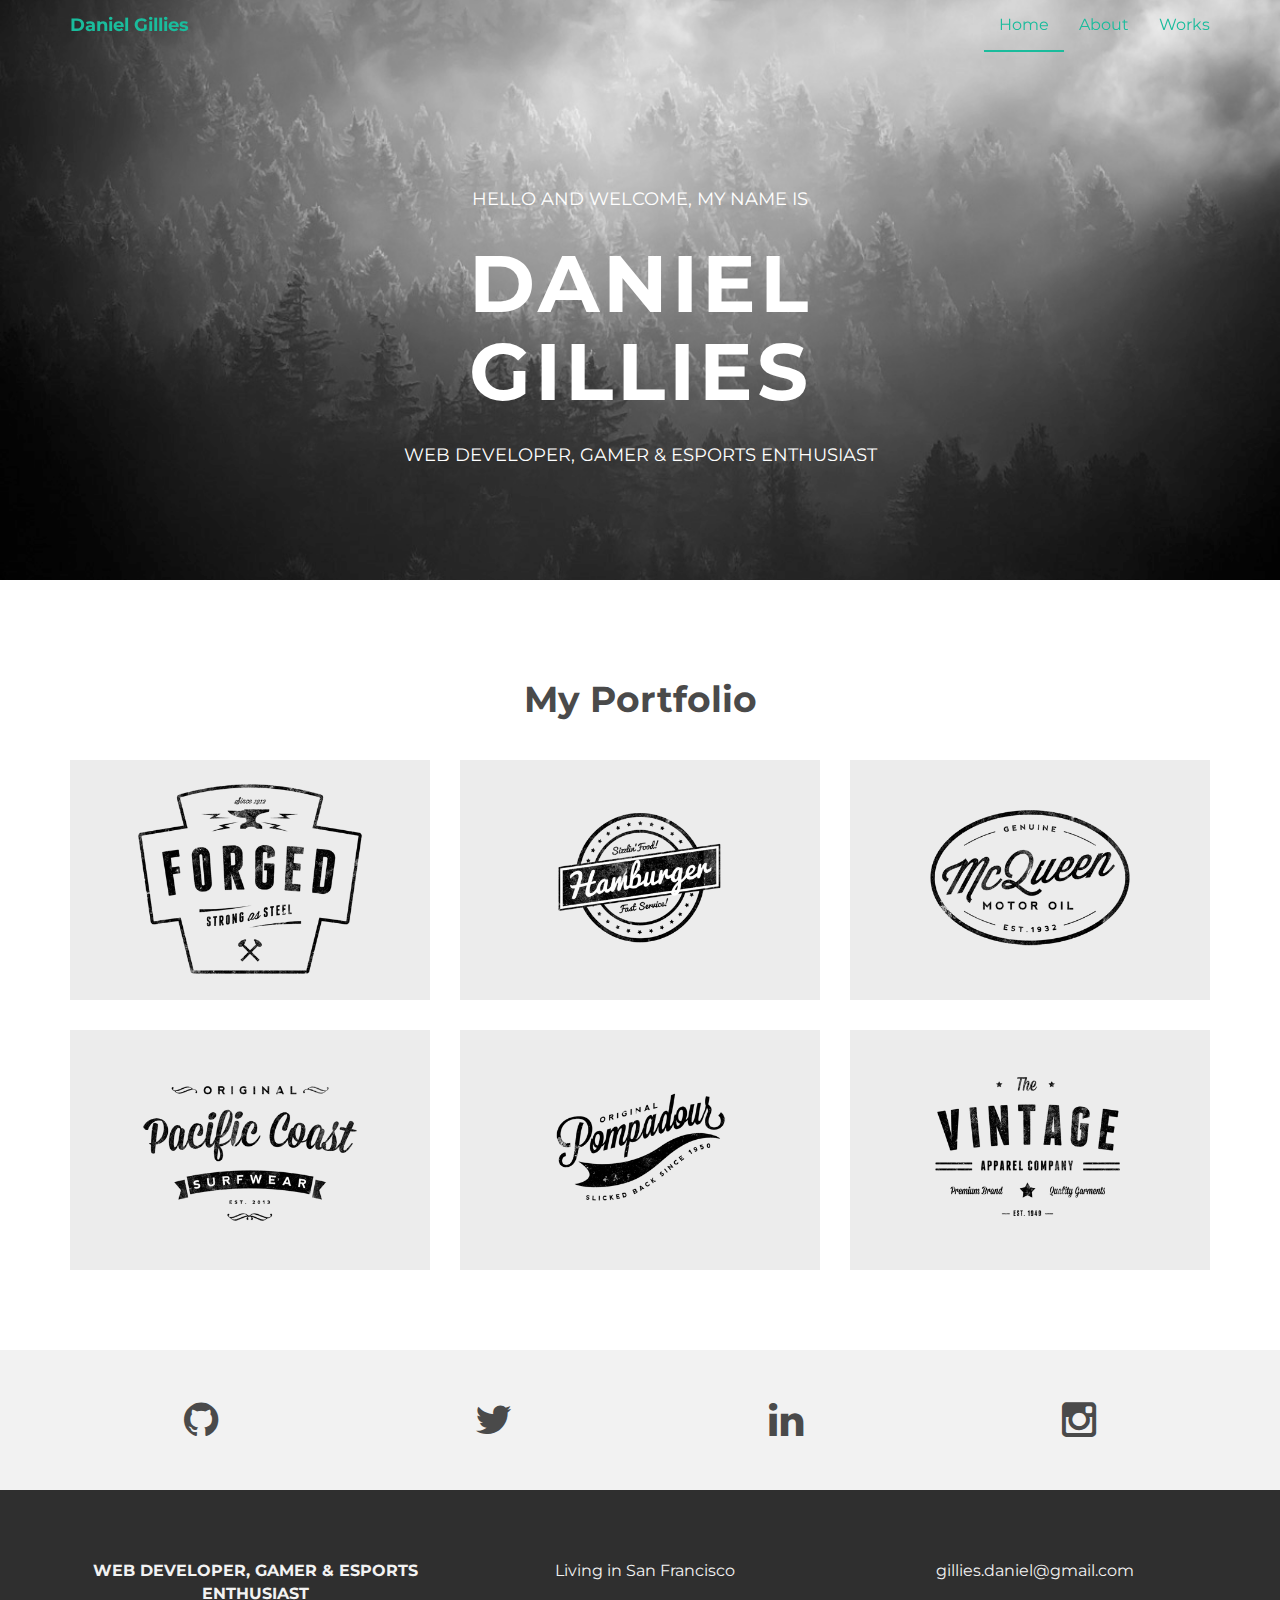
<file: index.html>
<!DOCTYPE html>
<html lang="en">
  <head>
    <meta charset="utf-8">
    <meta http-equiv="X-UA-Compatible" content="IE=edge">
    <meta name="viewport" content="width=device-width, initial-scale=1">
    <meta name="description" content="">
    <meta name="author" content="">
    <link rel="shortcut icon" href="assets/ico/favicon.ico">

    <title>Daniel Gillies Homepage</title>

    <!-- Bootstrap core CSS -->
    <link href="assets/css/bootstrap.css" rel="stylesheet">

    <!-- Custom styles for this template -->
    <link href="assets/css/style.css" rel="stylesheet">
    <link href="assets/css/font-awesome.min.css" rel="stylesheet">

    <!-- Just for debugging purposes. Don't actually copy this line! -->
    <!--[if lt IE 9]><script src="../../assets/js/ie8-responsive-file-warning.js"></script><![endif]-->

    <!-- HTML5 shim and Respond.js IE8 support of HTML5 elements and media queries -->
    <!--[if lt IE 9]>
      <script src="https://oss.maxcdn.com/libs/html5shiv/3.7.0/html5shiv.js"></script>
      <script src="https://oss.maxcdn.com/libs/respond.js/1.4.2/respond.min.js"></script>
    <![endif]-->
  </head>

  <body>

    <!-- Static navbar -->
    <div class="navbar navbar-default navbar-fixed-top" role="navigation">
      <div class="container">
        <div class="navbar-header">
          <button type="button" class="navbar-toggle" data-toggle="collapse" data-target=".navbar-collapse">
            <span class="sr-only">Toggle navigation</span>
            <span class="icon-bar"></span>
            <span class="icon-bar"></span>
            <span class="icon-bar"></span>
          </button>
          <a class="navbar-brand" href="index.html">Daniel Gillies</a>
        </div>
        <div class="navbar-collapse collapse">
          <ul class="nav navbar-nav navbar-right">
            <li class="active"><a href="index.html">Home</a></li>
            <li><a href="about.html">About</a></li>
            <li><a href="#works">Works</a></li>
          </ul>
        </div><!--/.nav-collapse -->
      </div>
    </div>


	<div id="headerwrap">
	    <div class="container">
			<div class="row">
				<div class="col-lg-6 col-lg-offset-3">
					<h4>HELLO AND WELCOME, MY NAME IS</h4>
					<h1>DANIEL GILLIES</h1>
					<h4>WEB DEVELOPER, GAMER & ESPORTS ENTHUSIAST</h4>
				</div>
			</div><! --/row -->
	    </div> <!-- /container -->
	</div><! --/headerwrap -->
	
	<section id="works"></section>
	<div class="container">
		<div class="row centered mt mb">
			<h1>My Portfolio</h1>
			
			<div class="col-lg-4 col-md-4 col-sm-4 gallery">
				<a href="work-datawar.html"><img src="assets/img/portfolio/folio01.png" class="img-responsive"></a>
			</div>
			<div class="col-lg-4 col-md-4 col-sm-4 gallery">
				<a href="work.html"><img src="assets/img/portfolio/folio02.png" class="img-responsive"></a>
			</div>
			<div class="col-lg-4 col-md-4 col-sm-4 gallery">
				<a href="work.html"><img src="assets/img/portfolio/folio03.png" class="img-responsive"></a>
			</div>
			<div class="col-lg-4 col-md-4 col-sm-4 gallery">
				<a href="work.html"><img src="assets/img/portfolio/folio04.png" class="img-responsive"></a>
			</div>
			<div class="col-lg-4 col-md-4 col-sm-4 gallery">
				<a href="work.html"><img src="assets/img/portfolio/folio05.png" class="img-responsive"></a>
			</div>
			<div class="col-lg-4 col-md-4 col-sm-4 gallery">
				<a href="work.html"><img src="assets/img/portfolio/folio06.png" class="img-responsive"></a>
			</div>
		</div><! --/row -->
	</div><! --/container -->
	
	<div id="social">
		<div class="container">
			<div class="row centered">

				<div class="col-lg-3">
					<a href="#"><i class="fa fa-github"></i></a>
				</div>
				<div class="col-lg-3">
					<a href="#"><i class="fa fa-twitter"></i></a>
				</div>
				<div class="col-lg-3">
					<a href="#"><i class="fa fa-linkedin"></i></a>
				</div>
				<div class="col-lg-3">
					<a href="#"><i class="fa fa-instagram"></i></a>
				</div>
			
			</div><! --/row -->
		</div><! --/container -->
	</div><! --/social -->

	<div id="footerwrap">
		<div class="container">
			<div class="row centered">
				<div class="col-lg-4">
					<p><b>WEB DEVELOPER, GAMER & ESPORTS ENTHUSIAST</b></p>
				</div>
			
				<div class="col-lg-4">
					<p>Living in San Francisco</p>
				</div>
				<div class="col-lg-4">
					<p>gillies.daniel@gmail.com</p>
				</div>
			</div>
		</div>
	</div><! --/footerwrap -->
	


    <!-- Bootstrap core JavaScript
    ================================================== -->
    <!-- Placed at the end of the document so the pages load faster -->
    <script src="https://ajax.googleapis.com/ajax/libs/jquery/1.11.0/jquery.min.js"></script>
    <script src="assets/js/bootstrap.min.js"></script>
  </body>
</html>
</file>
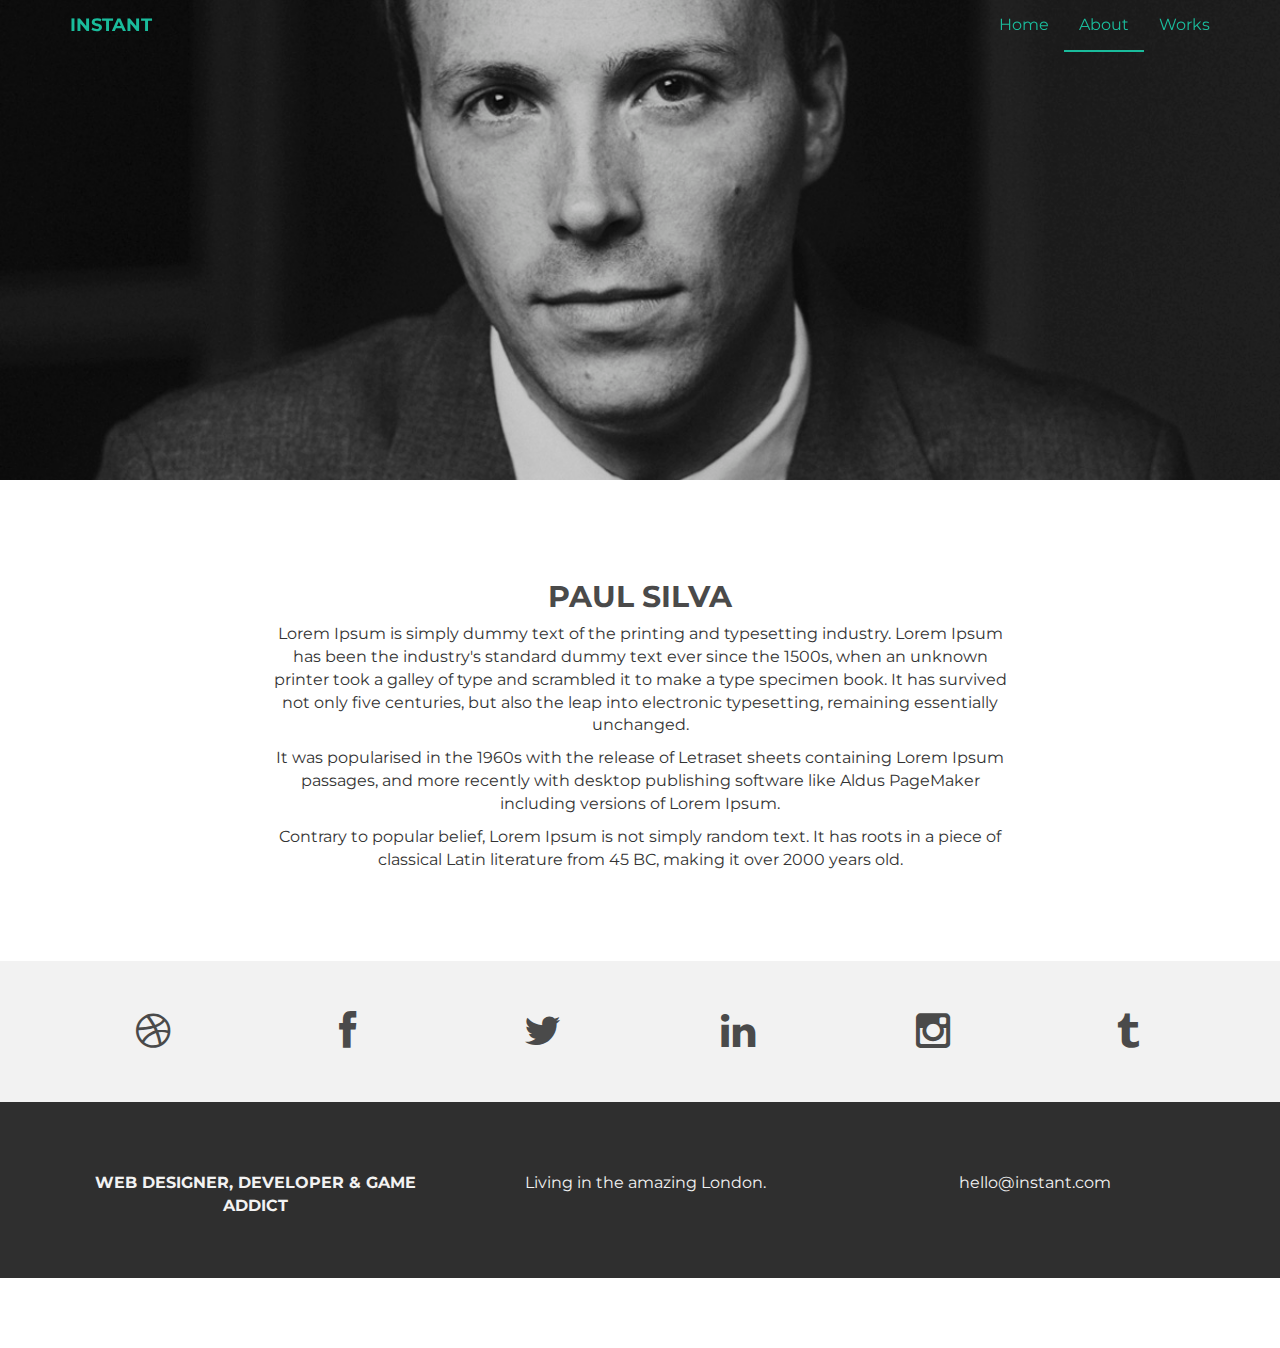
<file: about.html>
<!DOCTYPE html>
<html lang="en">
  <head>
    <meta charset="utf-8">
    <meta http-equiv="X-UA-Compatible" content="IE=edge">
    <meta name="viewport" content="width=device-width, initial-scale=1">
    <meta name="description" content="">
    <meta name="author" content="">
    <link rel="shortcut icon" href="assets/ico/favicon.ico">

    <title>INSTANT - Bootstrap Theme</title>

    <!-- Bootstrap core CSS -->
    <link href="assets/css/bootstrap.css" rel="stylesheet">

    <!-- Custom styles for this template -->
    <link href="assets/css/style.css" rel="stylesheet">
    <link href="assets/css/font-awesome.min.css" rel="stylesheet">

    <!-- Just for debugging purposes. Don't actually copy this line! -->
    <!--[if lt IE 9]><script src="../../assets/js/ie8-responsive-file-warning.js"></script><![endif]-->

    <!-- HTML5 shim and Respond.js IE8 support of HTML5 elements and media queries -->
    <!--[if lt IE 9]>
      <script src="https://oss.maxcdn.com/libs/html5shiv/3.7.0/html5shiv.js"></script>
      <script src="https://oss.maxcdn.com/libs/respond.js/1.4.2/respond.min.js"></script>
    <![endif]-->
  </head>

  <body>

    <!-- Static navbar -->
    <div class="navbar navbar-default navbar-fixed-top" role="navigation">
      <div class="container">
        <div class="navbar-header">
          <button type="button" class="navbar-toggle" data-toggle="collapse" data-target=".navbar-collapse">
            <span class="sr-only">Toggle navigation</span>
            <span class="icon-bar"></span>
            <span class="icon-bar"></span>
            <span class="icon-bar"></span>
          </button>
          <a class="navbar-brand" href="index.html">INSTANT</a>
        </div>
        <div class="navbar-collapse collapse">
          <ul class="nav navbar-nav navbar-right">
            <li><a href="index.html">Home</a></li>
            <li class="active"><a href="about.html">About</a></li>
            <li><a href="index.html#works">Works</a></li>
          </ul>
        </div><!--/.nav-collapse -->
      </div>
    </div>


	<div id="aboutwrap">
	    <div class="container">
			<div class="row">
				<div class="col-lg-6 col-lg-offset-3">
				</div>
			</div><! --/row -->
	    </div> <!-- /container -->
	</div><! --/aboutwrap -->
	
	<div class="container">
		<div class="row centered mt mb">
			<div class="col-lg-8 col-lg-offset-2">
				<h2>PAUL SILVA</h2>
				<p>Lorem Ipsum is simply dummy text of the printing and typesetting industry. Lorem Ipsum has been the industry's standard dummy text ever since the 1500s, when an unknown printer took a galley of type and scrambled it to make a type specimen book. It has survived not only five centuries, but also the leap into electronic typesetting, remaining essentially unchanged.</p>
				<p>It was popularised in the 1960s with the release of Letraset sheets containing Lorem Ipsum passages, and more recently with desktop publishing software like Aldus PageMaker including versions of Lorem Ipsum.</p>
				<p>Contrary to popular belief, Lorem Ipsum is not simply random text. It has roots in a piece of classical Latin literature from 45 BC, making it over 2000 years old.</p>
			</div>

		</div><! --/row -->
	</div><! --/container -->
	
	<div id="social">
		<div class="container">
			<div class="row centered">
				<div class="col-lg-2">
					<a href="#"><i class="fa fa-dribbble"></i></a>
				</div>
				<div class="col-lg-2">
					<a href="#"><i class="fa fa-facebook"></i></a>
				</div>
				<div class="col-lg-2">
					<a href="#"><i class="fa fa-twitter"></i></a>
				</div>
				<div class="col-lg-2">
					<a href="#"><i class="fa fa-linkedin"></i></a>
				</div>
				<div class="col-lg-2">
					<a href="#"><i class="fa fa-instagram"></i></a>
				</div>
				<div class="col-lg-2">
					<a href="#"><i class="fa fa-tumblr"></i></a>
				</div>
			
			</div><! --/row -->
		</div><! --/container -->
	</div><! --/social -->

	<div id="footerwrap">
		<div class="container">
			<div class="row centered">
				<div class="col-lg-4">
					<p><b>WEB DESIGNER, DEVELOPER & GAME ADDICT</b></p>
				</div>
			
				<div class="col-lg-4">
					<p>Living in the amazing London.</p>
				</div>
				<div class="col-lg-4">
					<p>hello@instant.com</p>
				</div>
			
			</div>
		
		</div>
	</div><! --/footerwrap -->
	


    <!-- Bootstrap core JavaScript
    ================================================== -->
    <!-- Placed at the end of the document so the pages load faster -->
    <script src="https://ajax.googleapis.com/ajax/libs/jquery/1.11.0/jquery.min.js"></script>
    <script src="assets/js/bootstrap.min.js"></script>
  </body>
</html>
</file>
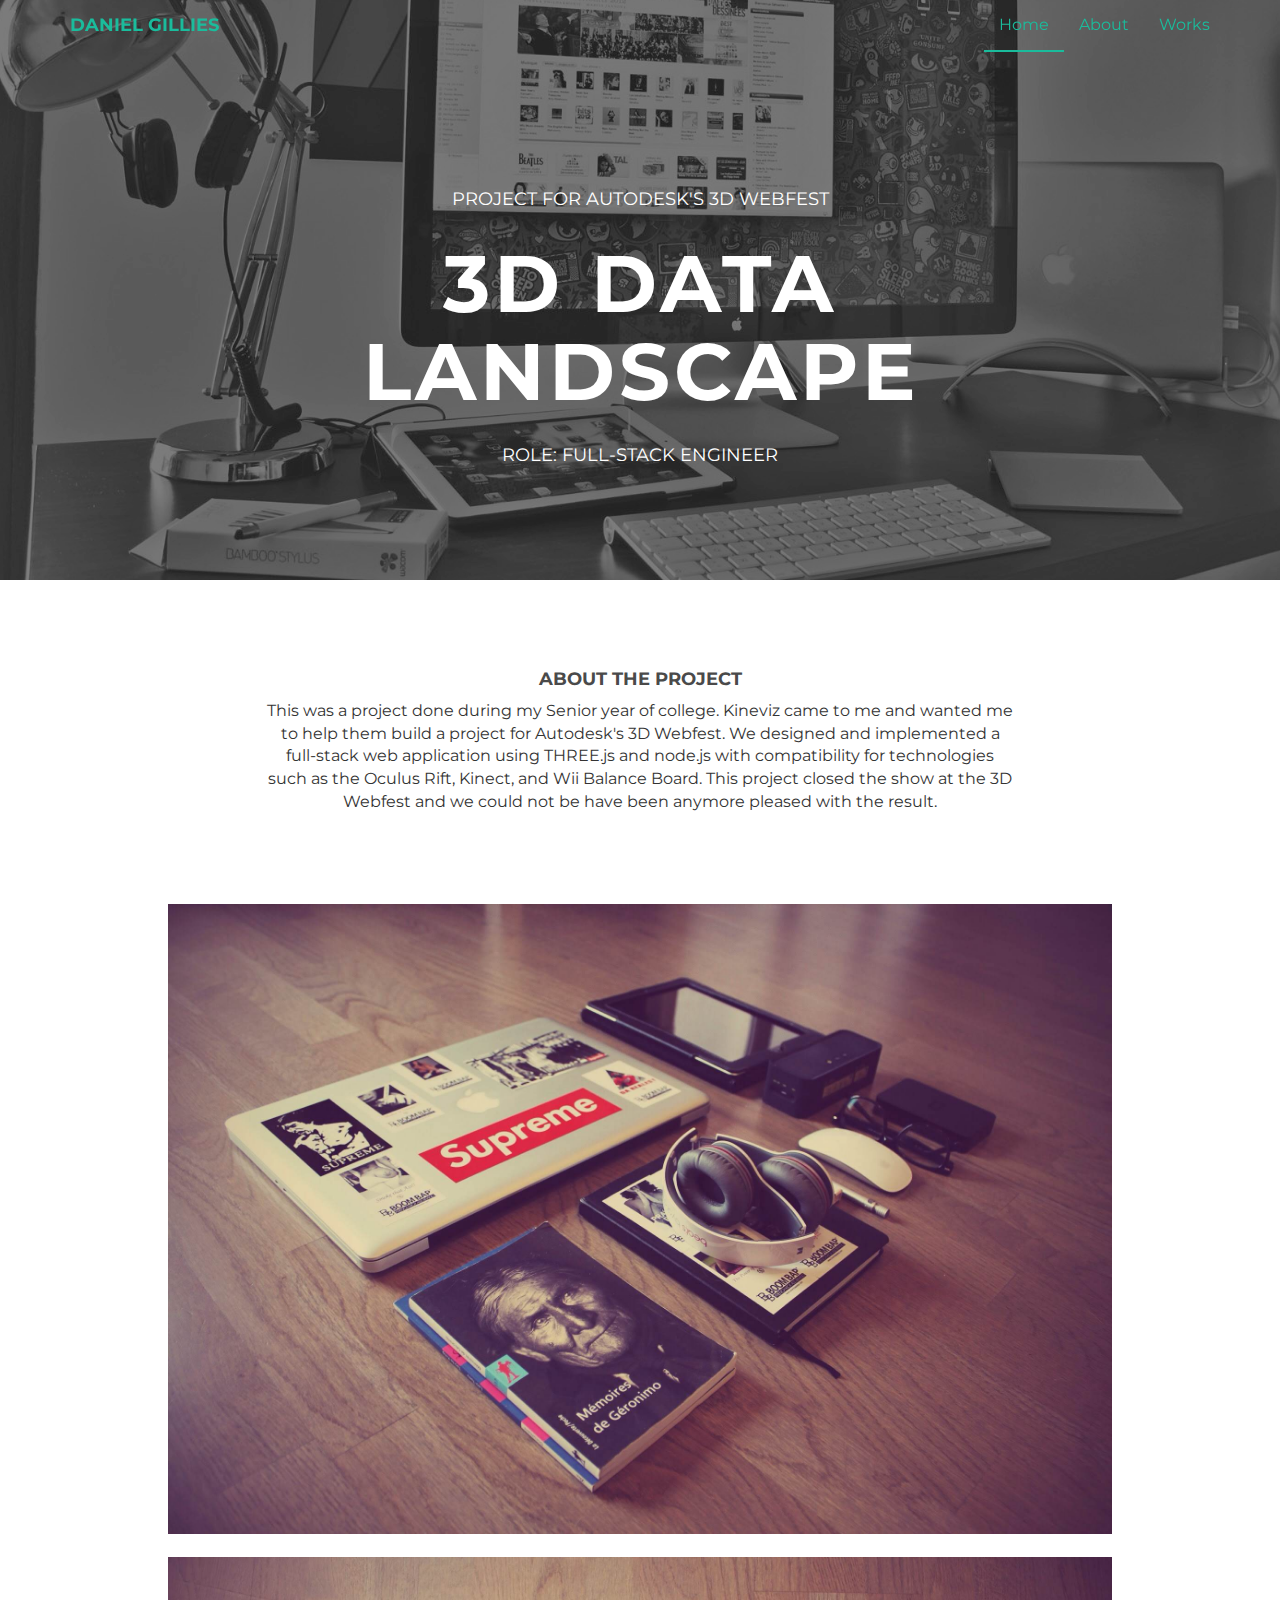
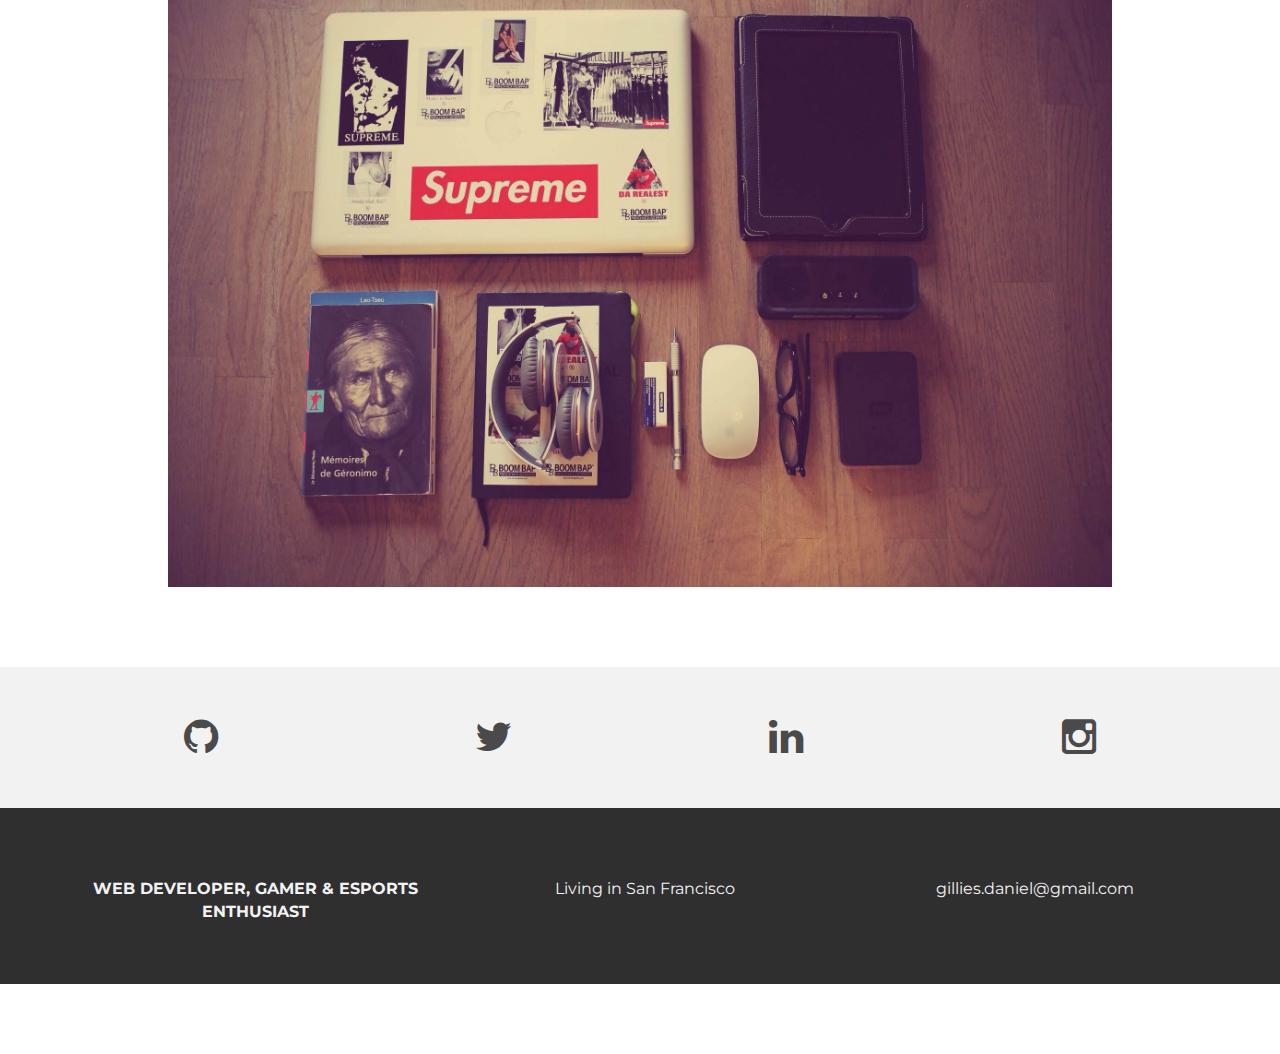
<file: work-datawar.html>
<!DOCTYPE html>
<html lang="en">
  <head>
    <meta charset="utf-8">
    <meta http-equiv="X-UA-Compatible" content="IE=edge">
    <meta name="viewport" content="width=device-width, initial-scale=1">
    <meta name="description" content="">
    <meta name="author" content="">
    <link rel="shortcut icon" href="assets/ico/favicon.ico">

    <title>INSTANT - Bootstrap Theme</title>

    <!-- Bootstrap core CSS -->
    <link href="assets/css/bootstrap.css" rel="stylesheet">

    <!-- Custom styles for this template -->
    <link href="assets/css/style.css" rel="stylesheet">
    <link href="assets/css/font-awesome.min.css" rel="stylesheet">

    <!-- Just for debugging purposes. Don't actually copy this line! -->
    <!--[if lt IE 9]><script src="../../assets/js/ie8-responsive-file-warning.js"></script><![endif]-->

    <!-- HTML5 shim and Respond.js IE8 support of HTML5 elements and media queries -->
    <!--[if lt IE 9]>
      <script src="https://oss.maxcdn.com/libs/html5shiv/3.7.0/html5shiv.js"></script>
      <script src="https://oss.maxcdn.com/libs/respond.js/1.4.2/respond.min.js"></script>
    <![endif]-->
  </head>

  <body>

    <!-- Static navbar -->
    <div class="navbar navbar-default navbar-fixed-top" role="navigation">
      <div class="container">
        <div class="navbar-header">
          <button type="button" class="navbar-toggle" data-toggle="collapse" data-target=".navbar-collapse">
            <span class="sr-only">Toggle navigation</span>
            <span class="icon-bar"></span>
            <span class="icon-bar"></span>
            <span class="icon-bar"></span>
          </button>
          <a class="navbar-brand" href="index.html">DANIEL GILLIES</a>
        </div>
        <div class="navbar-collapse collapse">
          <ul class="nav navbar-nav navbar-right">
            <li class="active"><a href="index.html">Home</a></li>
            <li><a href="about.html">About</a></li>
            <li><a href="#works">Works</a></li>
          </ul>
        </div><!--/.nav-collapse -->
      </div>
    </div>


    <div id="workwrap">
        <div class="container">
            <div class="row">
                <div class="col-lg-6 col-lg-offset-3">
                    <h4>PROJECT FOR AUTODESK'S 3D WEBFEST</h4>
                    <h1>3D DATA LANDSCAPE</h1>
                    <h4>ROLE: FULL-STACK ENGINEER</h4>
                </div>
            </div><! --/row -->
        </div> <!-- /container -->
    </div><! --/workwrap -->
    
    <section id="works"></section>
    <div class="container">
        <div class="row centered mt mb">
            <div class="col-lg-8 col-lg-offset-2">
                <h4>ABOUT THE PROJECT</h4>
                <p>This was a project done during my Senior year of college. Kineviz came to me and wanted me to help them build a project for Autodesk's 3D Webfest. We designed and implemented a full-stack web application using THREE.js and node.js with compatibility for technologies such as  the Oculus Rift, Kinect, and Wii Balance Board. This project closed the show at the 3D Webfest and we could not be have been anymore pleased with the result.</p>
            </div>
            <div class="col-lg-10 col-lg-offset-1 mt">
                <img class="img-responsive" src="assets/img/pr01.jpg">
                <br>
                <img class="img-responsive" src="assets/img/pr02.jpg">
            </div>

        </div><! --/row -->
    </div><! --/container -->
    
    <div id="social">
        <div class="container">
            <div class="row centered">
                <div class="col-lg-3">
                    <a href="#"><i class="fa fa-github"></i></a>
                </div>
                <div class="col-lg-3">
                    <a href="#"><i class="fa fa-twitter"></i></a>
                </div>
                <div class="col-lg-3">
                    <a href="#"><i class="fa fa-linkedin"></i></a>
                </div>
                <div class="col-lg-3">
                    <a href="#"><i class="fa fa-instagram"></i></a>
                </div>
            
            </div><! --/row -->
        </div><! --/container -->
    </div><! --/social -->

    <div id="footerwrap">
        <div class="container">
            <div class="row centered">
                <div class="col-lg-4">
                    <p><b>WEB DEVELOPER, GAMER & ESPORTS ENTHUSIAST</b></p>
                </div>
            
                <div class="col-lg-4">
                    <p>Living in San Francisco</p>
                </div>
                <div class="col-lg-4">
                    <p>gillies.daniel@gmail.com</p>
                </div>
            </div>
        </div>
    </div><! --/footerwrap -->
    


    <!-- Bootstrap core JavaScript
    ================================================== -->
    <!-- Placed at the end of the document so the pages load faster -->
    <script src="https://ajax.googleapis.com/ajax/libs/jquery/1.11.0/jquery.min.js"></script>
    <script src="assets/js/bootstrap.min.js"></script>
  </body>
</html>
</file>
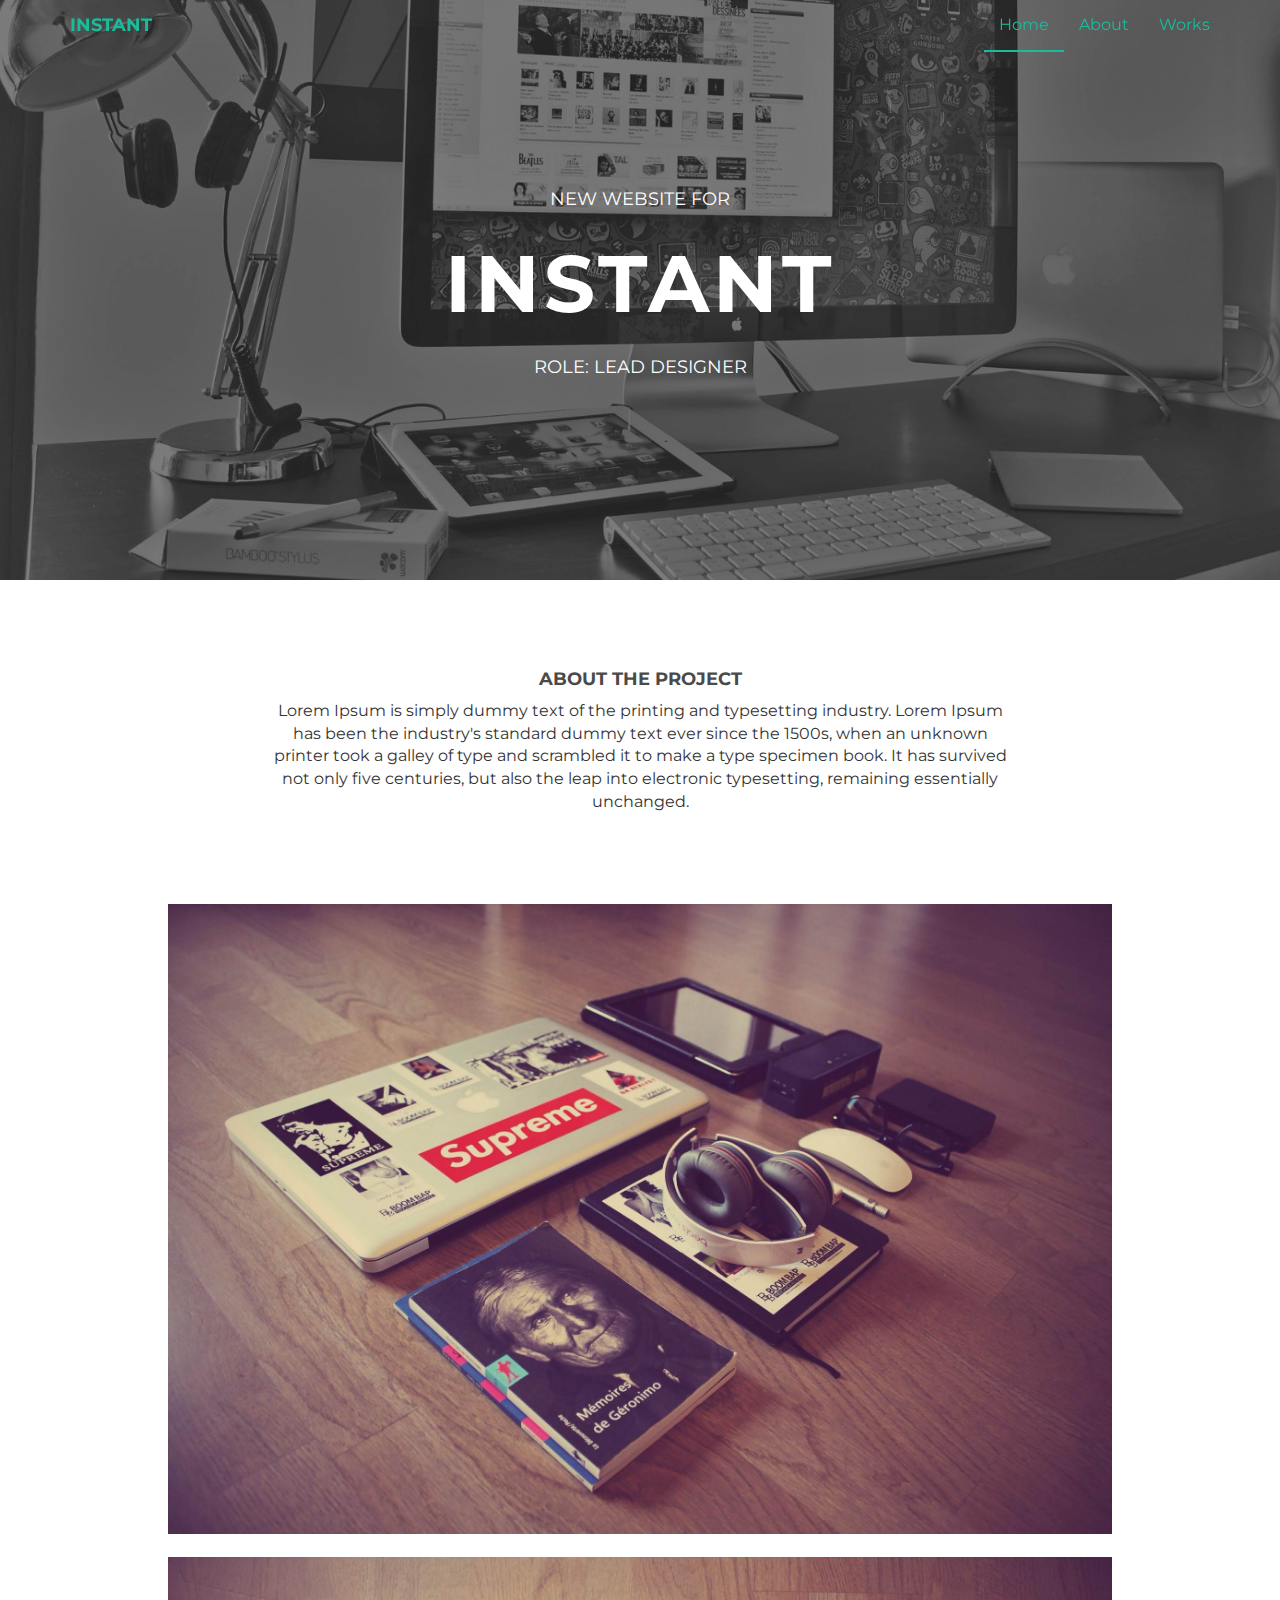
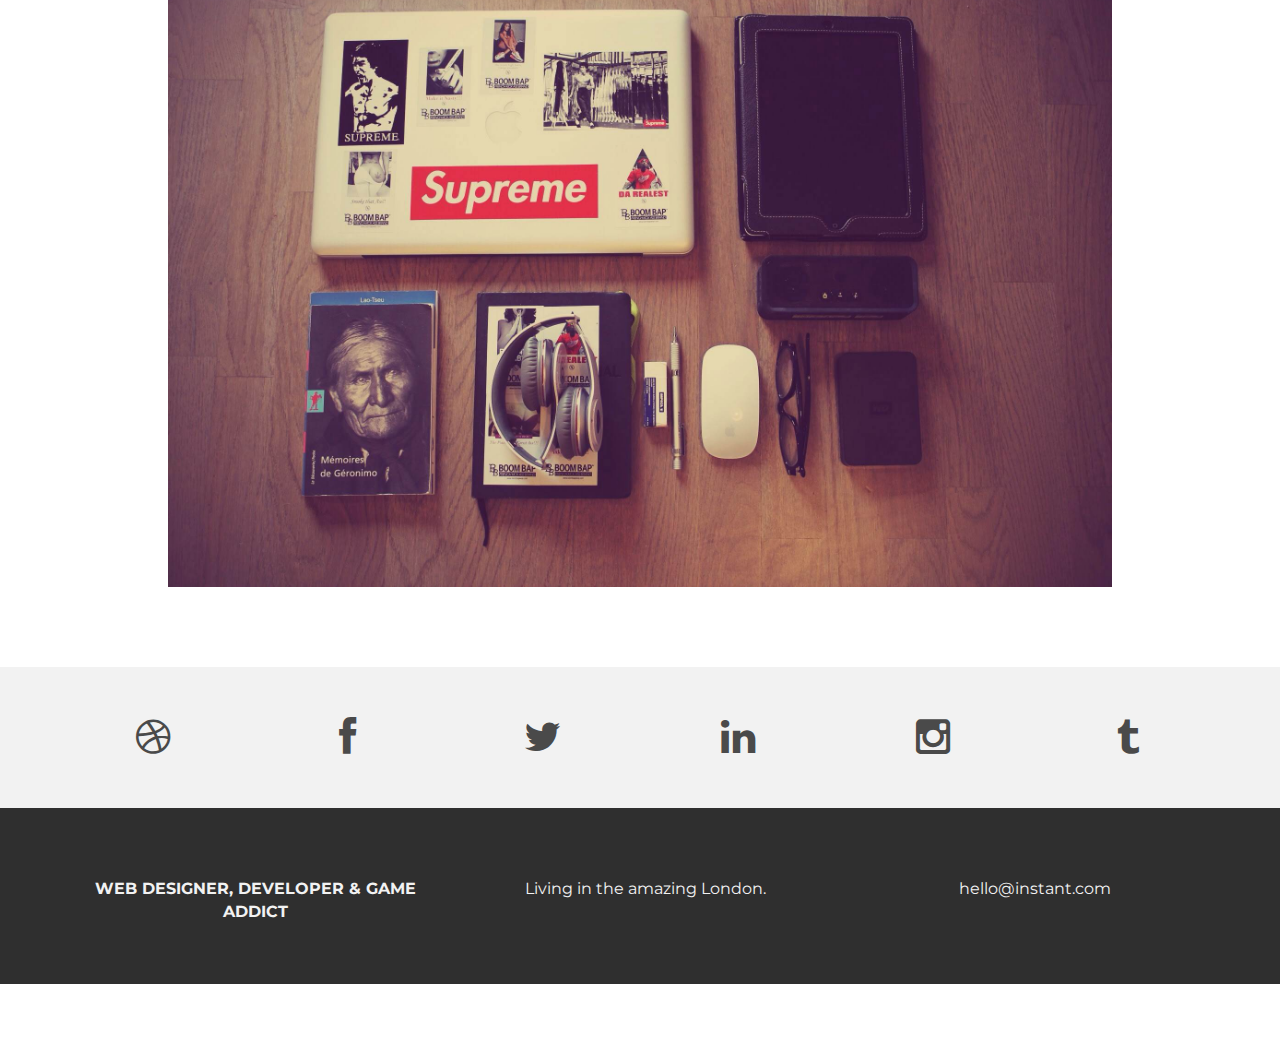
<file: work.html>
<!DOCTYPE html>
<html lang="en">
  <head>
    <meta charset="utf-8">
    <meta http-equiv="X-UA-Compatible" content="IE=edge">
    <meta name="viewport" content="width=device-width, initial-scale=1">
    <meta name="description" content="">
    <meta name="author" content="">
    <link rel="shortcut icon" href="assets/ico/favicon.ico">

    <title>INSTANT - Bootstrap Theme</title>

    <!-- Bootstrap core CSS -->
    <link href="assets/css/bootstrap.css" rel="stylesheet">

    <!-- Custom styles for this template -->
    <link href="assets/css/style.css" rel="stylesheet">
    <link href="assets/css/font-awesome.min.css" rel="stylesheet">

    <!-- Just for debugging purposes. Don't actually copy this line! -->
    <!--[if lt IE 9]><script src="../../assets/js/ie8-responsive-file-warning.js"></script><![endif]-->

    <!-- HTML5 shim and Respond.js IE8 support of HTML5 elements and media queries -->
    <!--[if lt IE 9]>
      <script src="https://oss.maxcdn.com/libs/html5shiv/3.7.0/html5shiv.js"></script>
      <script src="https://oss.maxcdn.com/libs/respond.js/1.4.2/respond.min.js"></script>
    <![endif]-->
  </head>

  <body>

    <!-- Static navbar -->
    <div class="navbar navbar-default navbar-fixed-top" role="navigation">
      <div class="container">
        <div class="navbar-header">
          <button type="button" class="navbar-toggle" data-toggle="collapse" data-target=".navbar-collapse">
            <span class="sr-only">Toggle navigation</span>
            <span class="icon-bar"></span>
            <span class="icon-bar"></span>
            <span class="icon-bar"></span>
          </button>
          <a class="navbar-brand" href="index.html">INSTANT</a>
        </div>
        <div class="navbar-collapse collapse">
          <ul class="nav navbar-nav navbar-right">
            <li class="active"><a href="index.html">Home</a></li>
            <li><a href="about.html">About</a></li>
            <li><a href="#works">Works</a></li>
          </ul>
        </div><!--/.nav-collapse -->
      </div>
    </div>


	<div id="workwrap">
	    <div class="container">
			<div class="row">
				<div class="col-lg-6 col-lg-offset-3">
					<h4>NEW WEBSITE FOR</h4>
					<h1>INSTANT</h1>
					<h4>ROLE: LEAD DESIGNER</h4>
				</div>
			</div><! --/row -->
	    </div> <!-- /container -->
	</div><! --/workwrap -->
	
	<section id="works"></section>
	<div class="container">
		<div class="row centered mt mb">
			<div class="col-lg-8 col-lg-offset-2">
				<h4>ABOUT THE PROJECT</h4>
				<p>Lorem Ipsum is simply dummy text of the printing and typesetting industry. Lorem Ipsum has been the industry's standard dummy text ever since the 1500s, when an unknown printer took a galley of type and scrambled it to make a type specimen book. It has survived not only five centuries, but also the leap into electronic typesetting, remaining essentially unchanged.</p>
			</div>
			<div class="col-lg-10 col-lg-offset-1 mt">
				<img class="img-responsive" src="assets/img/pr01.jpg">
				<br>
				<img class="img-responsive" src="assets/img/pr02.jpg">
			</div>

		</div><! --/row -->
	</div><! --/container -->
	
	<div id="social">
		<div class="container">
			<div class="row centered">
				<div class="col-lg-2">
					<a href="#"><i class="fa fa-dribbble"></i></a>
				</div>
				<div class="col-lg-2">
					<a href="#"><i class="fa fa-facebook"></i></a>
				</div>
				<div class="col-lg-2">
					<a href="#"><i class="fa fa-twitter"></i></a>
				</div>
				<div class="col-lg-2">
					<a href="#"><i class="fa fa-linkedin"></i></a>
				</div>
				<div class="col-lg-2">
					<a href="#"><i class="fa fa-instagram"></i></a>
				</div>
				<div class="col-lg-2">
					<a href="#"><i class="fa fa-tumblr"></i></a>
				</div>
			
			</div><! --/row -->
		</div><! --/container -->
	</div><! --/social -->

	<div id="footerwrap">
		<div class="container">
			<div class="row centered">
				<div class="col-lg-4">
					<p><b>WEB DESIGNER, DEVELOPER & GAME ADDICT</b></p>
				</div>
			
				<div class="col-lg-4">
					<p>Living in the amazing London.</p>
				</div>
				<div class="col-lg-4">
					<p>hello@instant.com</p>
				</div>
			
			</div>
		
		</div>
	</div><! --/footerwrap -->
	


    <!-- Bootstrap core JavaScript
    ================================================== -->
    <!-- Placed at the end of the document so the pages load faster -->
    <script src="https://ajax.googleapis.com/ajax/libs/jquery/1.11.0/jquery.min.js"></script>
    <script src="assets/js/bootstrap.min.js"></script>
  </body>
</html>
</file>
<file: assets/css/style.css>
/*
 * Author: Carlos Alvarez
 * URL: http://Alvarez.is
 *
 * Project Name: NYC Design
 * Version: 1.0
 * Date: 04-20-2014
 * URL: 
 */


/* ==========================================================================
   Base Styles, Bootstrap Modifications & Fonts Import
   ========================================================================== */

@import url(http://fonts.googleapis.com/css?family=Montserrat:400,700);


::-moz-selection {
    background: #f2c2c9;
    color: #a4003a;
    text-shadow: none;
}

::selection {
    background: #16a085;
    color: #a4003a;
    text-shadow: none;
}

/*
 * A better looking default horizontal rule
 */

 hr {
    display: block;
    height: 1px;
    border: 0;
    border-top: 1px solid #ccc;
    margin: 1em 0;
    padding: 0;
}

.centered {
	text-align: center
}

.mt {
	margin-top: 80px;
}

.mb {
	margin-bottom: 80px;
}

/* ==========================================================================
   General styles
   ========================================================================== */


body {
    font-family: 'Montserrat', sans-serif;
    font-weight: 400;
    font-size: 16px;

    -webkit-font-smoothing: antialiased;
    -webkit-overflow-scrolling: touch;
}

h1, h2, h3, h4, h5, h6 {
	font-weight: 700;
    color: #4a4a4a;
}


.navbar-brand {
	font-weight: 700;
}

.navbar-default .navbar-brand {
	color: #1abc9c;
}

.navbar-default {
	background-color: transparent;
	border-color: transparent;
}

.navbar-default .navbar-nav > .active > a, .navbar-default .navbar-nav > .active > a:hover, .navbar-default .navbar-nav > .active > a:focus {
	color: #1abc9c;
	background-color: transparent;
	border-bottom: 2px solid #1abc9c
}

.navbar-default .navbar-nav > li > a {
	color: #1abc9c;
}

/* ==========================================================================
   Wrap Sections
   ========================================================================== */

#headerwrap {
	background: url(../img/back.jpg) no-repeat center top;
	margin-top: -70px;
	padding-top: 250px;
	text-align:center;
	background-attachment: relative;
	background-position: center center;
	min-height: 650px;
	width: 100%;
	
    -webkit-background-size: 100%;
    -moz-background-size: 100%;
    -o-background-size: 100%;
    background-size: 100%;

    -webkit-background-size: cover;
    -moz-background-size: cover;
    -o-background-size: cover;
    background-size: cover;
}

#headerwrap h1 {
	color:#ffffff;
	padding-top: 10px;
	padding-bottom: 20px;
	letter-spacing: 4px;
	font-size: 80px;
	font-weight: bold;
}

#headerwrap h4 {
	font-weight: 400;
	color: #ffffff
}

#social {
	padding-top: 50px;
	padding-bottom: 50px;
	background-color: #f2f2f2;
}

#social i {
	font-size: 40px;
	color: #4a4a4a
}

#social i:hover {
	color: #1abc9c
}

#footerwrap {
	padding-top: 70px;
	padding-bottom: 50px;
	background-color: #2f2f2f;
}

#footerwrap p {
	color: #f2f2f2;
	margin-left: 10px;
}

#workwrap {	
	background: url(../img/work.jpg) no-repeat center top;
	margin-top: -70px;
	padding-top: 250px;
	text-align:center;
	background-attachment: relative;
	background-position: center center;
	min-height: 650px;
	width: 100%;
	
    -webkit-background-size: 100%;
    -moz-background-size: 100%;
    -o-background-size: 100%;
    background-size: 100%;

    -webkit-background-size: cover;
    -moz-background-size: cover;
    -o-background-size: cover;
    background-size: cover;
}

#workwrap h1 {
	color:#ffffff;
	padding-top: 10px;
	padding-bottom: 20px;
	letter-spacing: 4px;
	font-size: 80px;
	font-weight: bold;
}

#workwrap h4 {
	font-weight: 400;
	color: #ffffff
}

#aboutwrap {	
	background: url(../img/about.jpg) no-repeat center top;
	margin-top: -70px;
	padding-top: 250px;
	text-align:center;
	background-attachment: relative;
	background-position: center center;
	min-height: 550px;
	width: 100%;
	
    -webkit-background-size: 100%;
    -moz-background-size: 100%;
    -o-background-size: 100%;
    background-size: 100%;

    -webkit-background-size: cover;
    -moz-background-size: cover;
    -o-background-size: cover;
    background-size: cover;
}




/* Gallery */
.gallery {
	margin-top: 30px;
}

.gallery img:hover {
	opacity: 0.4;
}

/*  =========================
    Blinking Cursor
    ========================= */

.blinking-cursor {
  font-weight: 100;
  color: #1abc9c;
  -webkit-animation: 1s blink step-end infinite;
  -moz-animation: 1s blink step-end infinite;
  -ms-animation: 1s blink step-end infinite;
  -o-animation: 1s blink step-end infinite;
  animation: 1s blink step-end infinite;
}

@keyframes "blink" {
  from, to {
    color: transparent;
  }
  50% {
    color: #1abc9c;
  }
}

@-moz-keyframes blink {
  from, to {
    color: transparent;
  }
  50% {
    color: #1abc9c;
  }
}

@-webkit-keyframes "blink" {
  from, to {
    color: transparent;
  }
  50% {
    color: #1abc9c;
  }
}

@-ms-keyframes "blink" {
  from, to {
    color: transparent;
  }
  50% {
    color: #1abc9c;
  }
}

@-o-keyframes "blink" {
  from, to {
    color: transparent;
  }
  50% {
    color: #1abc9c;
  }
}
</file>
